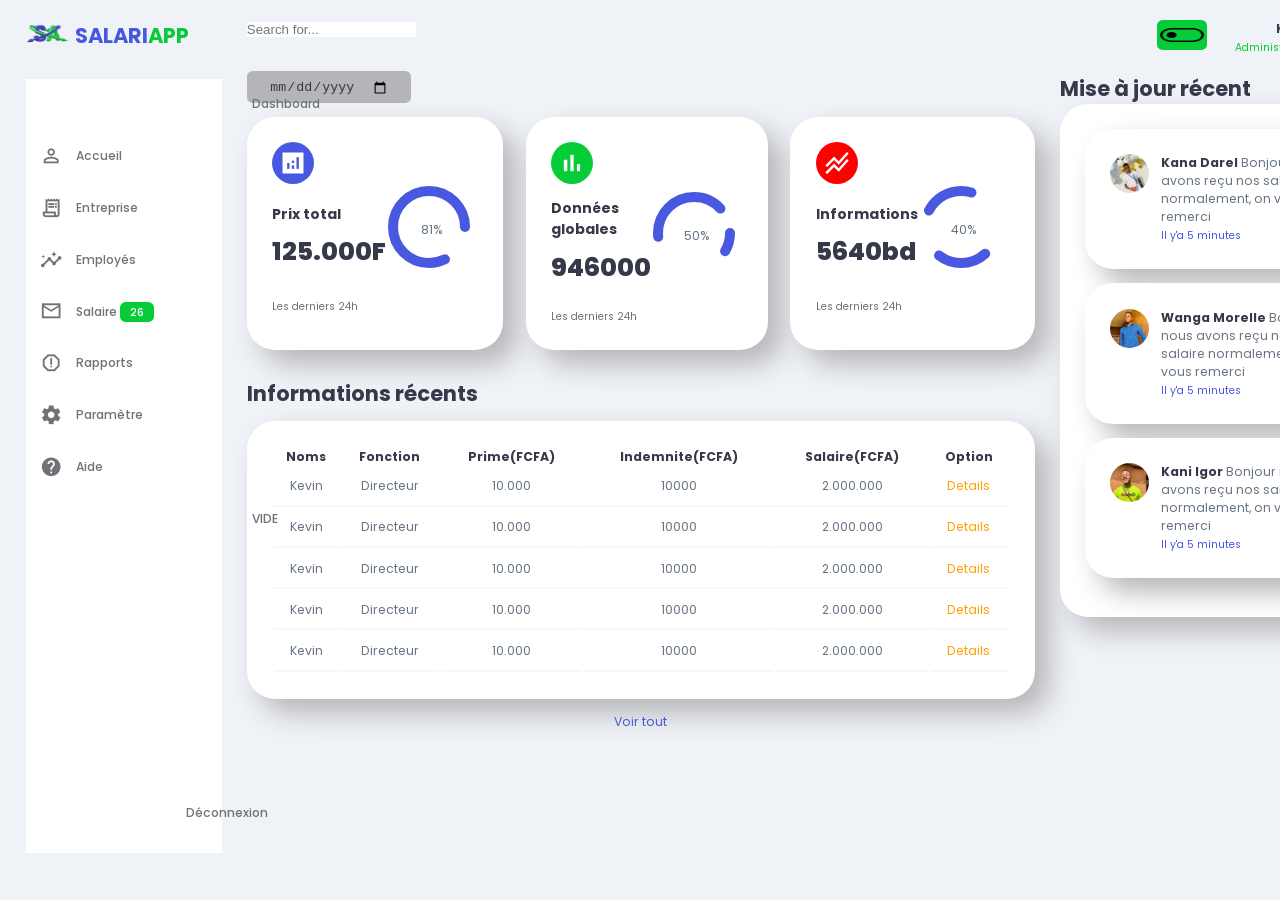
<file: index.html>
<!DOCTYPE html>
<html lang="en">
<head>
    <meta charset="UTF-8">
    <meta http-equiv="X-UA-Compatible" content="IE=edge">
    <meta name="viewport" content="width=device-width, initial-scale=1.0">
    <title>NewDashboard</title>
    <!-- Material icon -->
    <link href="https://fonts.googleapis.com/icon?family=Material+Icons+Sharp" rel="stylesheet">
    <!-- STYLE -->
    <link rel="stylesheet" href="style.css">

</head>
<body>
    <div class="container">
        <!-- ================================== DEBUT DU ASIDE ========================================  -->
        <aside>
            <div class="top">
                <div class="logo">
                    <img src="images/logo.png" alt="title">
                    <h2 class="text-muted">SALARI<span class="danger">APP</span></h2>
                </div>
                <div class="close" id="close-btn">
                    <span class="material-icons-sharp">close</span>
                </div>
            </div>

            <div class="sidebar">
                <a href="#">
                    <span class="material-icons-sharp">grid_view</span>
                    <h3>Dashboard</h3>
                </a>
                <a href="#" class="active">
                    <span class="material-icons-sharp">person_outline</span>
                    <h3>Accueil</h3>
                </a>
                <a href="#"  class="active" >
                    <span class="material-icons-sharp">receipt_long</span>
                    <h3>Entreprise</h3>
                    <select name="" id="">
                        <li>15</li>
                        <li>55</li>
                    </select>
                </a>
                <a href="employe.html" class="active" >
                    <span class="material-icons-sharp">insights</span>
                    <h3>Employés</h3>
                </a>
                <a href="#" class="active" >
                    <span class="material-icons-sharp">mail_outline</span>
                    <h3>Salaire <span class="message-count">26</span></h3>
                </a>
                <a href="#" class="active" >
                    <span class="material-icons-sharp">report_gmailerrorred</span>
                    <h3>Rapports</h3>
                </a>
                <a href="#" class="active" >
                    <span class="material-icons-sharp">settings</span>
                    <h3>Paramètre</h3>
                </a>
                <a href="#" class="active" >
                    <span class="material-icons-sharp">help</span>
                    <h3>Aide</h3>
                </a>
                <a href="#" class="active" >
                    <span class="material-icons-sharp">inventory</span>
                    <h3>VIDE</h3>
                </a>
                <a href="#" class="active" >
                    <span class="material-icons-sharp">logout</span>
                    <h3>Déconnexion</h3>
                </a>              
            </div>

        </aside>
        <!-- ================================== FIN DU ASIDE ========================================  -->




        <!-- ================================== DEBUT DU MAIN ========================================  -->



        
        <main>
            <span class="fala"> 
                  <!-- Topbar Search -->
                     <form class="d-none d-sm-inline-block form-inline mr-auto ml-md-3 my-2 my-md-0 mw-100 navbar-search">
                         <div class="input-group">
                            <input type="text" class="form-control bg-light border-0 small" placeholder="Search for..."
                                 aria-label="Search" aria-describedby="basic-addon2">
                              <div class="input-group-append">
                                 <button class="btn btn-primary" type="button">
                                     <i class="fas fa-search fa-sm"></i>
                                 </button>
                              </div>
                          </div>
                     </form>
            </span>
            <div class="date">
                <input type="date">
            </div>

            <div class="insi">
                            <!-- ================================== DEBUT DES PRIX ========================================  -->
                <div class="prix">
                    <span class="material-icons-sharp">analytics</span>
                    <div class="milieu">
                        <div class="left">
                            <h3>Prix total</h3>
                            <h1>125.000F</h1>
                        </div>
                        <div class="progres">
                            <svg>
                                <circle cx="38" cy="38" r="36" ></circle>
                            </svg>
                            <div class="numero">
                                <p>81%</p>
                            </div>
                        </div>
                    </div>
                    <small class="titi">Les derniers 24h</small>
                </div>
                            <!-- ================================== FIN DES PRIX ========================================  -->
                            
                            <!-- ================================== DEBUT DES DONNEES ========================================  -->

                <div class="donnees">
                  <span class="material-icons-sharp">bar_chart</span>
                    <div class="milieu">
                        <div class="left">
                            <h3>Données globales</h3>
                             <h1>946000</h1>
                         </div>
                        <div class="progres">
                            <svg>
                                 <circle cx="38" cy="38" r="36" ></circle>
                            </svg>
                            <div class="numero">
                                <p>50%</p>
                             </div>
                         </div>
                    </div>
                        <small class="titi">Les derniers 24h</small>
            </div>
                            <!-- ================================== FIN DES DONNEES ========================================  -->

                            <!-- ================================== DEBUT DES INFO ========================================  -->

            <div class="info">
                <span class="material-icons-sharp">stacked_line_chart</span>
                <div class="milieu">
                    <div class="left">
                        <h3>Informations</h3>
                        <h1>5640bd</h1>
                    </div>
                    <div class="progres">
                        <svg>
                            <circle cx="38" cy="38" r="36" ></circle>
                        </svg>
                        <div class="numero">
                            <p>40%</p>
                        </div>
                    </div>
                </div>
                <small class="titi">Les derniers 24h</small>
            </div>

                            <!-- ================================== FIN DES INFO ========================================  -->
            </div>



                            <!-- ================================== DEBUT TABLEAU========================================  -->
            <div class="recent-oders">
                <h2>Informations récents</h2>
                <table>
                    <thead>
                        <tr>
                            <th class="">Noms</th>
                            <th>Fonction</th>
                            <th>Prime(FCFA)</th>
                            <th>Indemnite(FCFA)</th>
                            <th>Salaire(FCFA)</th>
                            <th>Option </th>

                        </tr>
                    </thead>
                    <tbody>
                        <tr>
                            <td>Kevin</td>
                            <td>Directeur</td>
                            <td>10.000</td>
                            <td>10000</td>
                            <td >2.000.000</td>
                            <td class="warning">Details</td>
                        </tr>
                        <tr>
                            <td>Kevin</td>
                            <td>Directeur</td>
                            <td>10.000</td>
                            <td>10000</td>
                            <td >2.000.000</td>
                            <td class="warning">Details</td>
                        </tr>
                        <tr>
                            <td>Kevin</td>
                            <td>Directeur</td>
                            <td>10.000</td>
                            <td>10000</td>
                            <td >2.000.000</td>
                            <td class="warning">Details</td>
                        </tr>
                        <tr>
                            <td>Kevin</td>
                            <td>Directeur</td>
                            <td>10.000</td>
                            <td>10000</td>
                            <td >2.000.000</td>
                            <td class="warning">Details</td>
                        </tr>
                        <tr>
                            <td>Kevin</td>
                            <td>Directeur</td>
                            <td>10.000</td>
                            <td>10000</td>
                            <td >2.000.000</td>
                            <td class="warning">Details</td>
                        </tr>
                        
                    </tbody>
                </table>
                <a href="#"> Voir tout </a>
            </div>

        </main>
        
        
        
        <!-- ======================================= FIN MAIN ======================================== -->


            <!-- ======================================= DEBUT TOP ======================================== -->

        <div class="gauche">
            <div class="top">
                <button id="menu-btn">
                    <span class="material-icons-sharp">menu</span>
                </button>
                <div class="theme-toggler">
                    <span class="material-icons-sharp active d-n"><img src="images/icon/toggle_off.png" alt=""></span>
                    <span class="material-icons-sharp d-n"><img src="images/icon/toggle_on.png" alt=""></span>
                </div>
                <div class="profile">
                    <div class="info">
                        <p><b>Kevin</b></p>
                        <small class="danger">Administrateur</small>
                    </div>
                    <div class="profile-photo">
                        <img src="images/tof.jpg" alt="profile">
                    </div>
                </div>
            </div>

            <!-- ======================================= FIN TOP ======================================== -->

            <div class="MAJ-recent">
                <h2>Mise à jour récent</h2>
                <div class="updates">
                    <div class="updates">
                        <div class="profile-photo">
                            <img src="images/tof2.JPG" alt="profile">
                        </div>
                        <div class="message">
                            <p><b>Kana Darel</b> Bonjour nous avons reçu nos salaire normalement, on vous remerci </p>
                            <small class="text-muted">Il y'a 5 minutes</small>
                        </div>
                    </div>
                    <div class="updates">
                        <div class="profile-photo">
                            <img src="images/tof1.jpg" alt="profile">
                        </div>
                        <div class="message">
                            <p><b>Wanga Morelle</b> Bonjour nous avons reçu nos salaire normalement, on vous remerci </p>
                            <small class="text-muted">Il y'a 5 minutes</small>
                        </div>
                    </div>
                    <div class="updates">
                        <div class="profile-photo">
                            <img src="images/tof3.jpg" alt="profile">
                        </div>
                        <div class="message">
                            <p><b>Kani Igor</b> Bonjour nous avons reçu nos salaire normalement, on vous remerci </p>
                            <small class="text-muted">Il y'a 5 minutes</small>
                        </div>
                    </div>
                   
                </div>
                
            </div>
        </div>
    </div>

    <script src="index.js"></script>

</body>
</html>
</file>
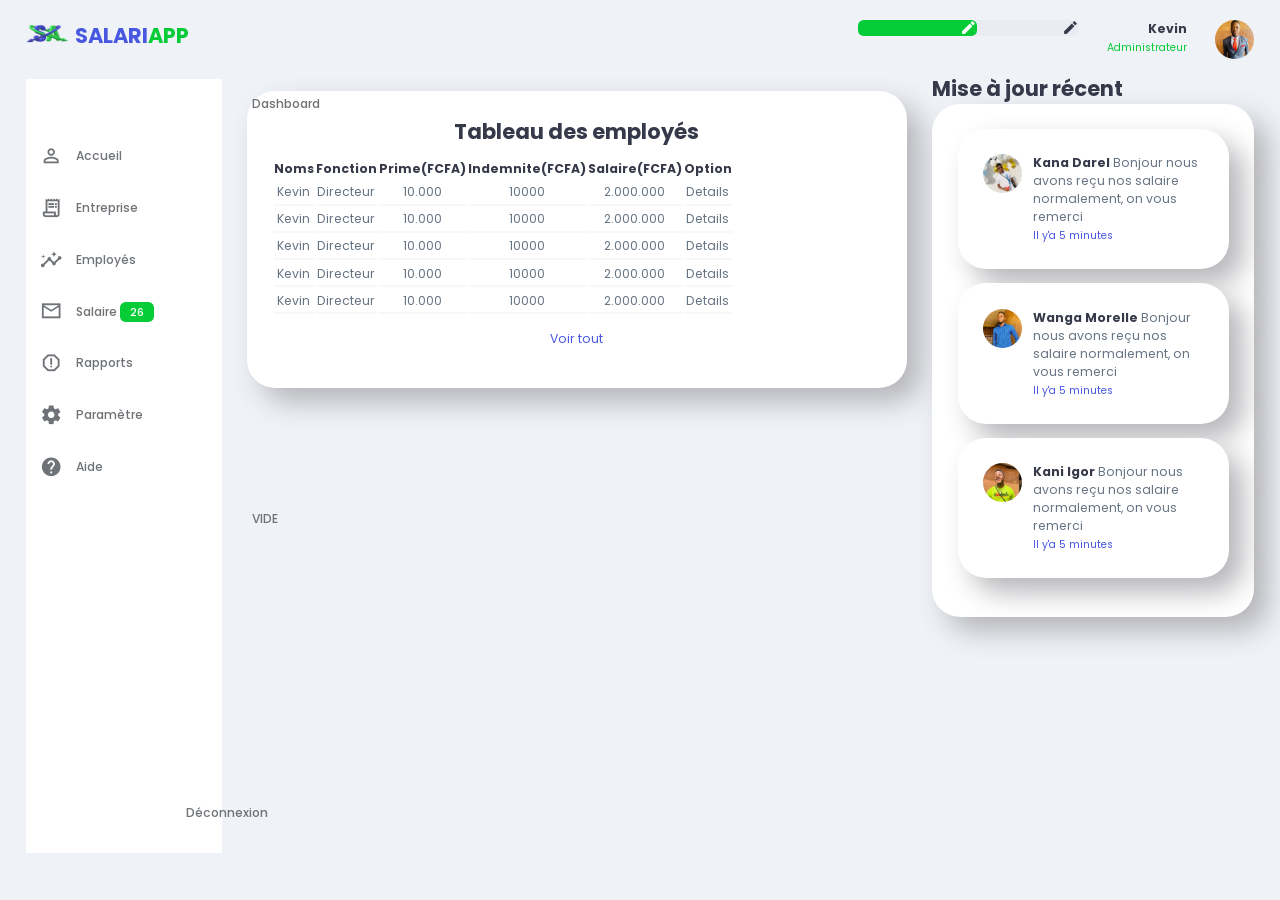
<file: employe.html>
<!DOCTYPE html>
<html lang="en">
<head>
    <meta charset="UTF-8">
    <meta http-equiv="X-UA-Compatible" content="IE=edge">
    <meta name="viewport" content="width=device-width, initial-scale=1.0">
    <title>NewDashboard</title>
    <!-- Material icon -->
    <link href="https://fonts.googleapis.com/icon?family=Material+Icons+Sharp" rel="stylesheet">
    <!-- STYLE -->
    <link rel="stylesheet" href="style.css">

</head>
<body>
    <div class="container">
        <!-- ================================== DEBUT DU ASIDE ========================================  -->
        <aside>
            <div class="top">
                <div class="logo">
                    <img src="images/logo.png" alt="title">
                    <h2 class="text-muted">SALARI<span class="danger">APP</span></h2>
                </div>
                <div class="close" id="close-btn">
                    <span class="material-icons-sharp">close</span>
                </div>
            </div>

            <div class="sidebar">
                <a href="#">
                    <span class="material-icons-sharp">grid_view</span>
                    <h3>Dashboard</h3>
                </a>
                <a href="index.html" class="active">
                    <span class="material-icons-sharp">person_outline</span>
                    <h3>Accueil</h3>
                </a>
                <a href="#"  class="active" >
                    <span class="material-icons-sharp">receipt_long</span>
                    <h3>Entreprise</h3>
                    <select name="" id="">
                        <li>15</li>
                        <li>55</li>
                    </select>
                </a>
                <a href="#" class="active" >
                    <span class="material-icons-sharp">insights</span>
                    <h3>Employés</h3>
                </a>
                <a href="#" class="active" >
                    <span class="material-icons-sharp">mail_outline</span>
                    <h3>Salaire <span class="message-count">26</span></h3>
                </a>
                <a href="#" class="active" >
                    <span class="material-icons-sharp">report_gmailerrorred</span>
                    <h3>Rapports</h3>
                </a>
                <a href="#" class="active" >
                    <span class="material-icons-sharp">settings</span>
                    <h3>Paramètre</h3>
                </a>
                <a href="#" class="active" >
                    <span class="material-icons-sharp">help</span>
                    <h3>Aide</h3>
                </a>
                <a href="#" class="active" >
                    <span class="material-icons-sharp">inventory</span>
                    <h3>VIDE</h3>
                </a>
                <a href="#" class="active" >
                    <span class="material-icons-sharp">logout</span>
                    <h3>Déconnexion</h3>
                </a>              
            </div>

        </aside>
        <!-- ================================== FIN DU ASIDE ========================================  -->



        <!-- ================================== DEBUT DU MAIN ========================================  -->
        <main>

             <div class="table-employe">

                <h2>Tableau des employés</h2>
                <table>
                    <thead>
                        <tr>
                            <th class="">Noms</th>
                            <th>Fonction</th>
                            <th>Prime(FCFA)</th>
                            <th>Indemnite(FCFA)</th>
                            <th>Salaire(FCFA)</th>
                            <th>Option </th>

                        </tr>
                    </thead>
                    <tbody>
                        <tr>
                            <td>Kevin</td>
                            <td>Directeur</td>
                            <td>10.000</td>
                            <td>10000</td>
                            <td >2.000.000</td>
                            <td class="warning">Details</td>
                        </tr>
                        <tr>
                            <td>Kevin</td>
                            <td>Directeur</td>
                            <td>10.000</td>
                            <td>10000</td>
                            <td >2.000.000</td>
                            <td class="warning">Details</td>
                        </tr>
                        <tr>
                            <td>Kevin</td>
                            <td>Directeur</td>
                            <td>10.000</td>
                            <td>10000</td>
                            <td >2.000.000</td>
                            <td class="warning">Details</td>
                        </tr>
                        <tr>
                            <td>Kevin</td>
                            <td>Directeur</td>
                            <td>10.000</td>
                            <td>10000</td>
                            <td >2.000.000</td>
                            <td class="warning">Details</td>
                        </tr>
                        <tr>
                            <td>Kevin</td>
                            <td>Directeur</td>
                            <td>10.000</td>
                            <td>10000</td>
                            <td >2.000.000</td>
                            <td class="warning">Details</td>
                        </tr>
                        
                    </tbody>
                </table>
                <a href="#"> Voir tout </a>
            </div>
        </main>

        <!-- ======================================= FIN MAIN ======================================== -->




        <div class="gauche">
            <div class="top">
                <button id="menu-btn">
                    <span class="material-icons-sharp">menu</span>
                </button>
                <div class="theme-toggler">
                    <span class="material-icons-sharp active">light_mode</span>
                    <span class="material-icons-sharp">dark_mode</span>
                </div>
                <div class="profile">
                    <div class="info">
                        <p><b>Kevin</b></p>
                        <small class="danger">Administrateur</small>
                    </div>
                    <div class="profile-photo">
                        <img src="images/tof.jpg" alt="profile">
                    </div>
                </div>
            </div>

            <!-- ======================================= FIN TOP ======================================== -->

            <div class="MAJ-recent">
                <h2>Mise à jour récent</h2>
                <div class="updates">
                    <div class="updates">
                        <div class="profile-photo">
                            <img src="images/tof2.JPG" alt="profile">
                        </div>
                        <div class="message">
                            <p><b>Kana Darel</b> Bonjour nous avons reçu nos salaire normalement, on vous remerci </p>
                            <small class="text-muted">Il y'a 5 minutes</small>
                        </div>
                    </div>
                    <div class="updates">
                        <div class="profile-photo">
                            <img src="images/tof1.jpg" alt="profile">
                        </div>
                        <div class="message">
                            <p><b>Wanga Morelle</b> Bonjour nous avons reçu nos salaire normalement, on vous remerci </p>
                            <small class="text-muted">Il y'a 5 minutes</small>
                        </div>
                    </div>
                    <div class="updates">
                        <div class="profile-photo">
                            <img src="images/tof3.jpg" alt="profile">
                        </div>
                        <div class="message">
                            <p><b>Kani Igor</b> Bonjour nous avons reçu nos salaire normalement, on vous remerci </p>
                            <small class="text-muted">Il y'a 5 minutes</small>
                        </div>
                    </div>
                   
                </div>
                
            </div>
        </div>
    </div>

    <script src="index.js"></script>

</body>
</html>
</file>
<file: style.css>
@import url("https://fonts.googleapis.com/css2?family=Poppins:wght@300;400;500;600;700;800&display=swap");

/* ------------- ROOT VARIABLE ------------ */
:root{
    --color-primary: #4858e0;
    --color-danger: #05cc37;
    --color-red: #ff0000;
    --color-warning: rgb(255, 162, 0);
    --color-success: #41f1b6;
    --color-white: #fff;
    --color-black: #111;
    --color-info-dark: #6f7377;
    --color-info-light: #dce1eb;  
    --color-dark: #363949;
    --color-light: rgba(206, 208, 219, 0.18);
    --color-primary-variant: #111e88;
    --color-dark-variant: #677483;
    --color-background: #eff2f7;
    --color-noir: #b5b5b9;

    
    --card-border-raduis: 2rem;
    --border-raduis-1: 0.4rem;
    --border-raduis-2 : 0.8rem;
    --border-raduis-3 : 1.2rem;

    --card-padding: 1.8rem;
    --padding-1: 1.2rem; 

    --box-shadow: 1rem 1rem 2rem var(--color-noir);
   

}

/* ============================= MODE SOMBRE ========================== */

.dark-theme-variables {
    --color-background: #242323;
    --color-white: #000000;
    --color-dark: #edeffd;
    --color-dark-variant: #c8d9e4;
    --box-shadow: 0.5rem 1rem 2rem #161616;
    --color-black: #fff;
    --color-info-dark: #9c9ea1;
    --color-warning: #05cc37;
}

* {
    margin: 0;
    padding: 0;
    outline: 0;
    appearance: none;
    border: 0;
    text-decoration: none;
    list-style: none;
    box-sizing: border-box;
}

html{
    font-size: 14px;
}

body{
    width: 100vw;
    height: 100vh;
    font-family: poppins, sans-serif;
    font-size: 0.88rem;
    background: var(--color-background);
    user-select: none;
    overflow-x: hidden ;
    color: var(--color-dark);
}

.container{
    display: grid;
    width: 96%;
    margin: 0 auto;
    gap: 1.8rem;
    grid-template-columns: 14rem auto 23rem ;
}

a {
    color : var(--color-dark);
}

img {
    display: block;
    width: 100%;
}

h1 {
    font-weight: 800;
    font-size: 1.8rem;
}

h2 {
    font-size: 1.5rem;
}

h3 {
    font-size: 0.87rem;
}

h4 {
    font-size: 0.8rem;
}

h5 {
    font-size: 0.77rem;
}

small {
    font-size: 0.75rem;
}

.profile-photo{
    width: 2.8rem;
    height: 2.8rem;
    border-radius: 50%;
    overflow: hidden;
}

.titi{
    color: var(--color-info-dark);
}

.text-muted{
    color: var(--color-primary);
}

p{
    color: var(--color-dark-variant);
}

b{
    color: var(--color-dark);
}

.primary{
    color: var(--color-primary);
}

.danger{
    color: var(--color-danger);
}

.success{
    color: var(--color-success);
}

.warning{
    color: var(--color-warning);
}


aside{
    height: 100vh;
}

aside .top {
    background:none;
    display: flex;
    align-items: center;
    justify-content: space-between;
    margin-top: 1.4rem;
}

aside .logo {
    display: flex;
    gap: 0.5rem;
}

aside .logo img {
    width: 3rem;
    height: 2.1rem;
}

aside .close, .d-n{
    display: none !important;
}



/* ======================== SAIDEBAR ========================= */

aside .sidebar {
    background-color: var(--color-white);
    display: flex;
    flex-direction: column;
    height: 86vh;
    position: relative;
    top: 2rem;
    left: 0rem;
}

aside h3 {
    font-weight: 500;
} 
 
aside .sidebar a {
    display: flex;
    color: var(--color-info-dark);
    margin-left: 1rem;
    gap: 1rem;
    align-items: center;
    position: relative;
    height: 3.7rem;
    transition: all 200ms ease ;
}

aside .sidebar a span{
    font-size: 1.6rem;
    transition: all 300ms ease;
}

aside .sidebar a.active:hover{
    border-left: var(--color-primary) solid 7px;
}

aside .sidebar a.active:focus{
    background: var(--color-background);
    border-left: var(--color-primary) solid 7px;
    margin-left: 1rem;
}
aside .sidebar a:focus span {
    margin-left: 1rem;
}

aside .sidebar a:hover{
    background: var(--color-background);
    color: var(--color-primary);  
      
}

aside .sidebar a:hover span {
    margin-left: 1rem;
}


aside .sidebar a:last-child {
    position: absolute;
    bottom: 1rem;
    width: 100%;
}

aside .sidebar .message-count {
    background: var(--color-danger);
    color: var(--color-white);
    padding: 2px 10px;
    font-size: 11px;
    border-radius: var(--border-raduis-1);
}


/* ================================== MAIN ========================================  */


main{
    margin-top: 1.5rem;
}

main .date{
    display: inline-block;
    background: var(--color-noir);
    border-radius: var(--border-raduis-1);
    margin-top: 1rem;
    padding: 0.5rem 1.6rem;

}

main .date input[type="date"]{
    background: transparent;
    color: var(--color-dark);
}

main span .fala{
    position: absolute;
    top: 50px;
    display: grid;
    grid-template-columns: repeat(2, 1fr);
    gap: 1.6rem;
}

main .insi {
    display: grid;
    grid-template-columns: repeat(3, 1fr);
    gap: 1.6rem;
}

main .insi > div {
    background: var(--color-white);
    padding: var(--card-padding);
    border-radius: var(--card-border-raduis);
    margin-top: 1rem;
    box-shadow: var(--box-shadow);
}

main .insi > div:hover{
    box-shadow: none;
}



main .insi > div span{
    background: var(--color-primary);
    padding: 0.5rem;
    border-radius: 50%;
    color:  var(--color-white);
    font-size: 2rem;
}


main .insi > div.donnees span{
    background: var(--color-danger);
}

main .insi > div.info span{
    background: red;
}


 
main .insi > div .milieu{
    display: flex;
    align-items: center;
    justify-content: space-between;
}

main .insi h3{
    margin: 1rem 0 0.6rem;
    font-size: 1rem;
}

main .insi .progres {
    position: relative;
    width: 92px;
    height: 92px;
    border-radius: 50%;
}


main .insi svg {
    width: 7rem;
    height: 7rem;
}


main .insi svg circle{
    fill: none;
    stroke: var(--color-primary);
    stroke-width: 10px;
    stroke-linecap: round;
    transform: translate(5px, 5px);

}


main .insi .prix svg circle{
    stroke-dasharray: 200 ;
    stroke-dashoffset: -40;
}

main .insi .donnees svg circle{
    stroke-dasharray: 90 ;
    stroke-dashoffset: 71;
}


main .insi .info svg circle{
    stroke-dasharray: 50 ;
    stroke-dashoffset: 70;
}


main .insi .progres .numero{
    position: absolute;
    top: 0;
    left: 0;
    height: 100%;
    width: 100%;
    display: flex;
    justify-content: center;
    align-items: center;
}


main .insi small{
    margin-top: 1.6rem;
    display: block;
}



/*========================== Informations récents dans le tableau ==============================*/

main .recent-oders {
    margin-top: 2rem;
}

main .recent-oders h2 {
    margin-bottom: 0.8rem;
}

main .recent-oders table {
   background: var(--color-white);
   width: 100%;
   border-radius: var(--card-border-raduis);
   padding: var(--card-padding);
   text-align: center;
   box-shadow: var(--box-shadow);
   transition: all 300ms ease;
}

main .recent-oders table:hover {
    box-shadow: none;
}

main table tbody td {
    height: 2.8rem;
    border-bottom: 2px solid var(--color-light);
    color: var(--color-dark-variant);
}

main table tbody tr:last-child {
    border: none;
}

main .recent-oders a {
    text-align: center;
    display: block;
    margin: 1rem auto;
    color: var(--color-primary);
}

/*========================== table employe ==============================*/

main .table-employe h2 {
    margin-bottom: 0.8rem;
}

.table-employe table:hover {
    box-shadow: none;
}

.table-employe table tbody td {
    height: 1.8rem;
    border-bottom: 2px solid var(--color-light);
    color: var(--color-dark-variant);
}

.table-employe table tbody tr:last-child {
    border: none;
}

.table-employe tbody td {
    height: 2.8rem;
    border-bottom: 2px solid var(--color-light);
    color: var(--color-black);
}

.table-employe a {
    text-align: center;
    display: block;
    margin: 1rem auto;
    color: var(--color-primary);
}

.table-employe{
    background: var(--color-white);
    width: 100%;
    border-radius: var(--card-border-raduis);
    padding: var(--card-padding);
    text-align: center;
    box-shadow: var(--box-shadow);
    transition: all 300ms ease;
 }

.table-employe{
    margin-top: 5rem;
}


/*========================== Coté gauche ==============================*/

.gauche{
    margin-top: 1.4rem;
}

.gauche .top {
    display: flex;
    justify-content: end;
    gap: 2rem;
    background-color: none;
}

.gauche .top button{
    display: none;
}

.gauche .theme-toggler{
    background: var(--color-light);
    display: flex;
    justify-content: space-between;
    align-items: center;
    height: fit-content;
    /*width: 4.6rem; */
    cursor: pointer;
    border-radius: var(--border-raduis-1);
}


.gauche .theme-toggler span{
    font-size: 1.2rem;
    width: fit-content;
    height: fit-content;
    display: flex;
    align-items: center;
    justify-content: center;

}


.gauche .theme-toggler span.active{
    display: flex !important;
    color: rgb(255, 255, 255);
    border-radius: var(--border-raduis-1);
    background: #05cc37;
}
.gauche .theme-toggler span img{
    height: 30px;
    width: 50px;
}

.gauche .top .profile {
    display: flex;
    gap: 2rem;
    text-align: right;
}

/*================================= MAJ recent ================================= */


.gauche .MAJ-recent{
    margin-top: 1rem;
}

.gauche .MAJ-recent h2 {

    margin-top: 0.8rem;
}

.gauche .MAJ-recent .updates {
    background: var(--color-white);
    border-radius: var(--card-border-raduis);
    padding: var(--card-padding);
    box-shadow: var(--box-shadow);
    transition: all 300ms ease;
}

.gauche .MAJ-recent .updates :hover{
    box-shadow: none;
}

.gauche .MAJ-recent .updates .updates{
    display: grid;
    grid-template-columns: 2.6rem auto;
    gap: 1rem;
    margin-bottom: 1rem;
}












































 




@media screen and (max-width: 1200px) {
    .container{
        width: 94%;
        grid-template-columns: 7rem auto 180rem ;
    }

    aside .logo h2{
        display: none;
    }

    aside .sidebar h3 {
        display: none;
    }

    aside .sidebar a {
        width:6.3rem ;
    }

    aside .sidebar a:last-child{
        position: relative;
        margin-top: 1.8rem;
    }
    .top{
        display: flex;
        width: 30%;
        position: relative;
        transform: translateX(-65%);
    }

    .MAJ-recent{
        display: flex;
        width: 30%;
        position: relative;
        left: -190px; ;
        transform: translateX(-65%);
         

        
    }

    main .insi {
        grid-template-columns: 45rem;
        gap: 0;
        
    }

    main .recent-oders{
        width: 94%;
        position: relative;
        left: 33%;
        transform: translateX(-50%);
        margin: 2rem 0 0 8.8rem;
    }

    main .recent-oders table{
        width: 85vw;
    }

    main table thead tr th:last-child,
    main table thead tr th:first-child{
        display: none;
    }

    main table tbody tr td:last-child,
    main table tbody tr td:first-child{
        display: none;
    }



}
</file>
